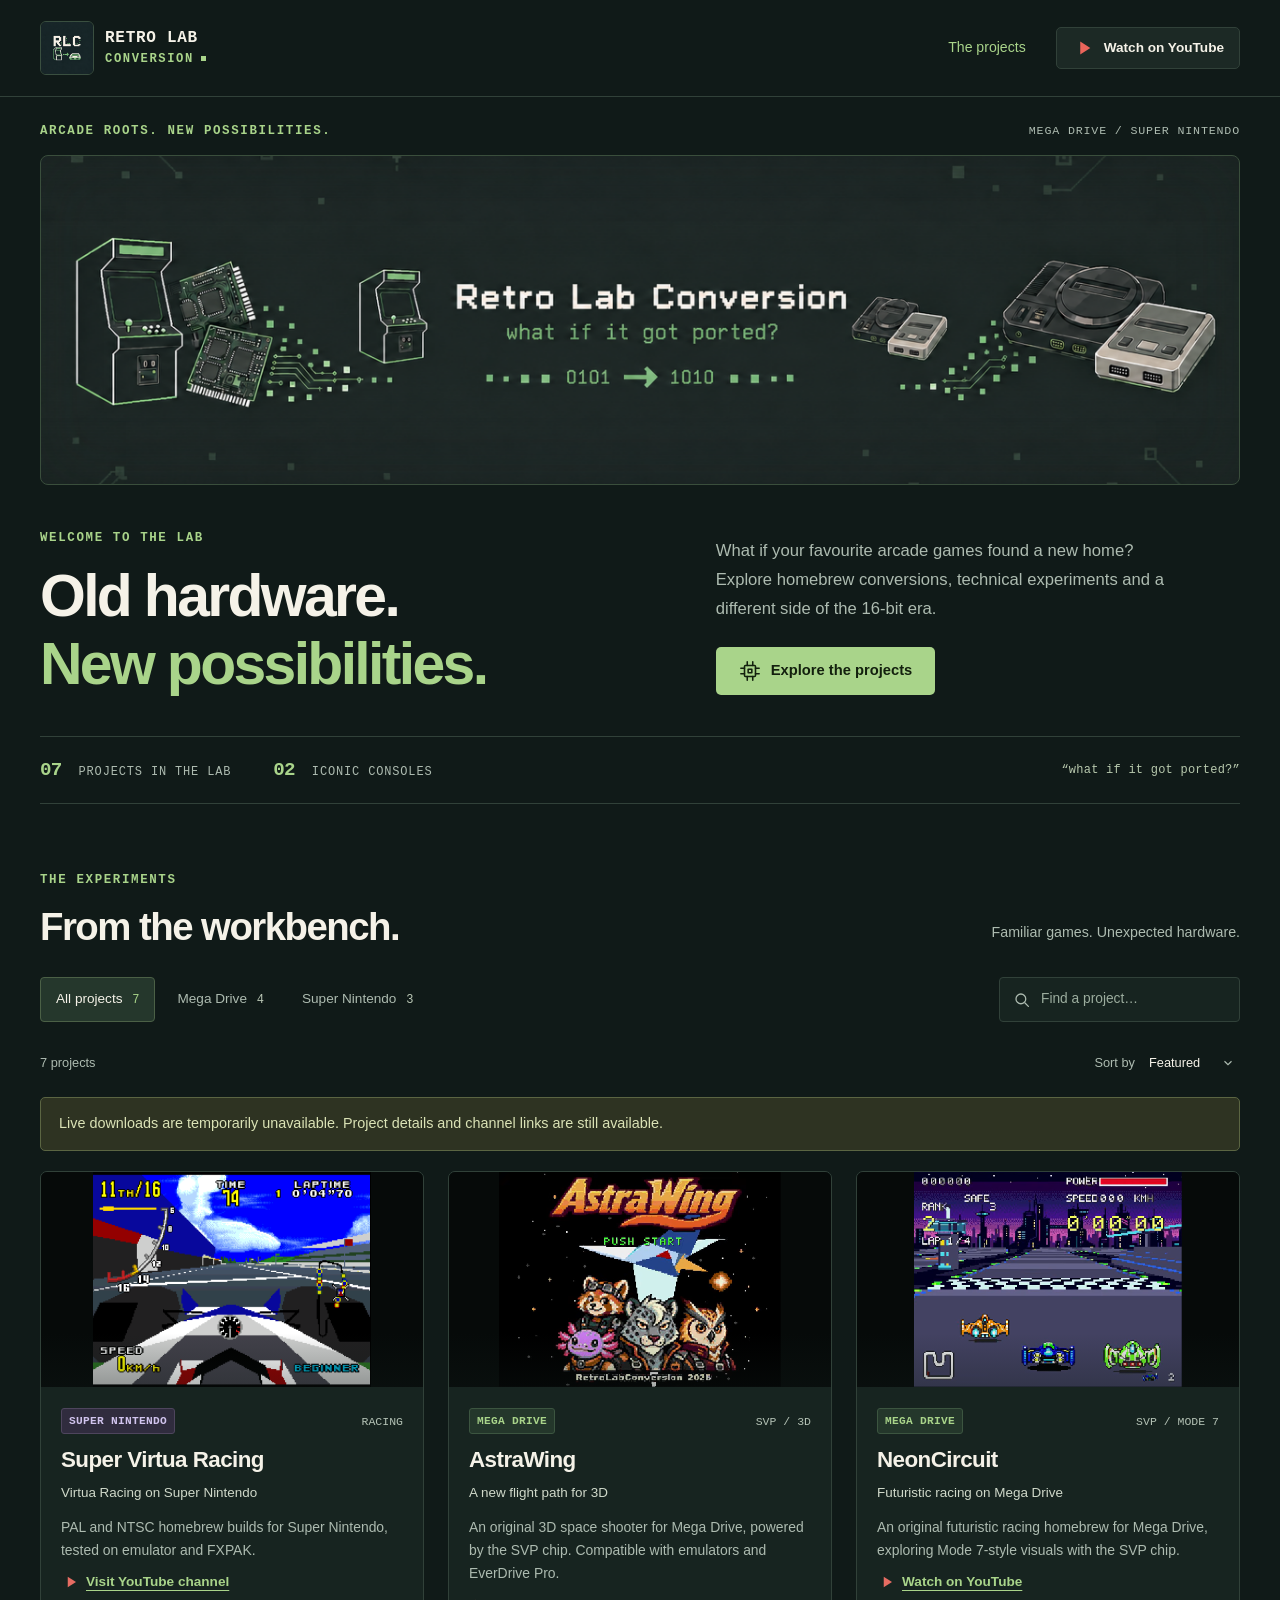
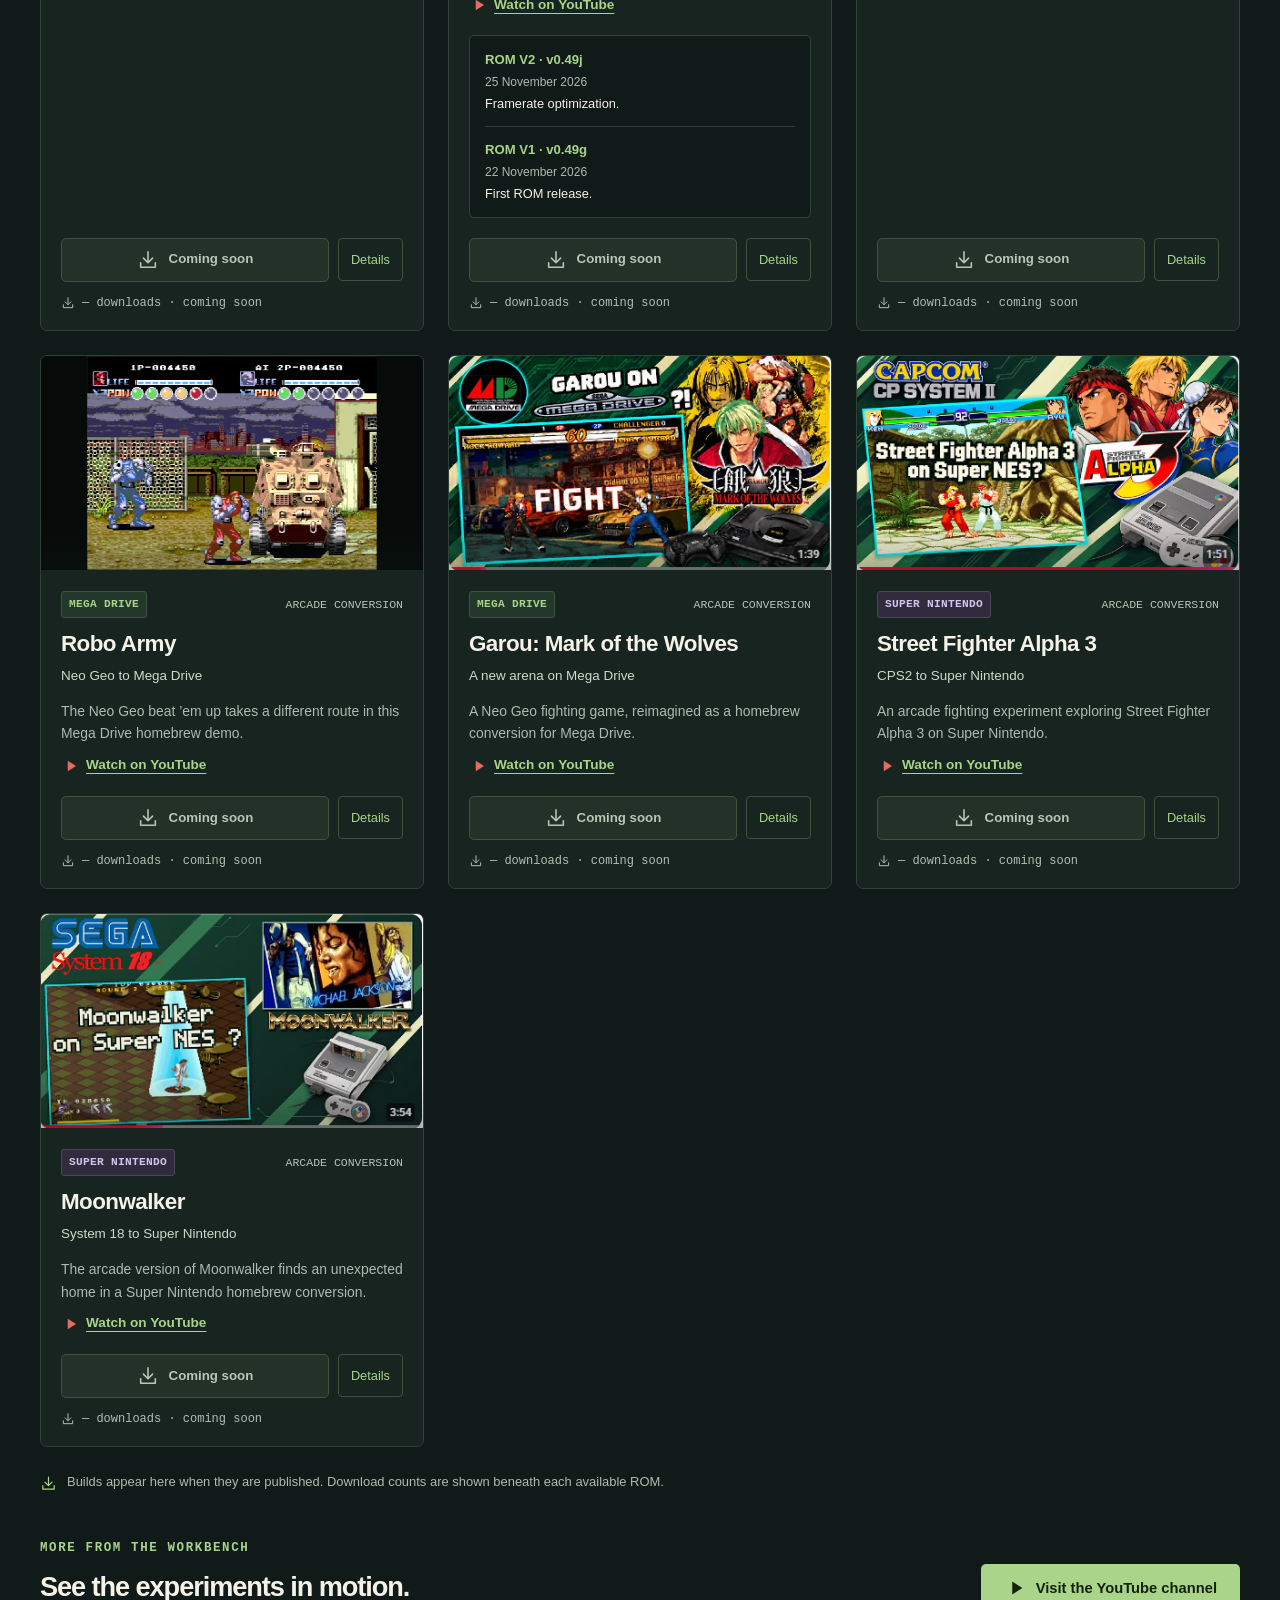
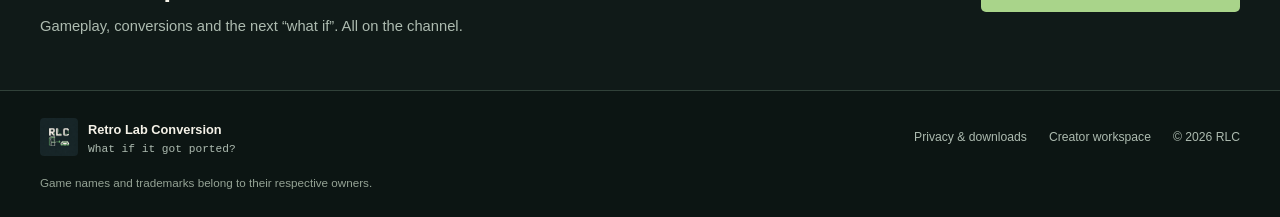
<file: index.html>
<!doctype html>
<html lang="en">
<head>
<meta http-equiv="Content-Security-Policy" content="default-src 'self'; script-src 'self'; style-src 'self'; img-src 'self' data:; connect-src 'self' https://api.github.com; font-src 'self'; object-src 'none'; base-uri 'self'; form-action 'self'; upgrade-insecure-requests">
  <meta charset="utf-8">
  <meta name="viewport" content="width=device-width, initial-scale=1">
  <meta name="theme-color" content="#111d1b">
  <meta name="description" content="What if it got ported? Explore Retro Lab Conversion's homebrew experiments for Mega Drive and Super Nintendo.">
  <meta property="og:title" content="Retro Lab Conversion — What if it got ported?">
  <meta property="og:description" content="Seven retro experiments. Two legendary consoles. Discover the projects and their downloadable builds.">
  <meta property="og:image" content="https://retrolabconversion.github.io/assets/banner.png">
  <meta property="og:type" content="website">
  <title>Retro Lab Conversion — What if it got ported?</title>
  <link rel="icon" href="assets/logo.png" type="image/png">
  <link rel="stylesheet" href="styles.css?v=20261125-astra-v2">
  <script type="module" src="app.js?v=20261125-astra-v2"></script>
</head>
<body>
  <a class="skip-link" href="#projects">Skip to projects</a>
  <svg class="svg-library" xmlns="http://www.w3.org/2000/svg" aria-hidden="true"><defs>
    <symbol id="i-play" viewBox="0 0 24 24"><path d="m9 5 11 7-11 7z" fill="currentColor" stroke="none"/></symbol>
    <symbol id="i-download" viewBox="0 0 24 24"><path d="M12 3v12m-5-5 5 5 5-5M4 15v5h16v-5"/></symbol>
    <symbol id="i-search" viewBox="0 0 24 24"><circle cx="10.5" cy="10.5" r="6.5"/><path d="m16 16 4.5 4.5"/></symbol>
    <symbol id="i-chip" viewBox="0 0 24 24"><rect x="6" y="6" width="12" height="12" rx="1"/><path d="M9 2v4m6-4v4M9 18v4m6-4v4M2 9h4m-4 6h4m12-6h4m-4 6h4M10 10h4v4h-4z"/></symbol>
    <symbol id="i-close" viewBox="0 0 24 24"><path d="m6 6 12 12M6 18 18 6"/></symbol>
    <symbol id="i-menu" viewBox="0 0 24 24"><path d="M4 6h16M4 12h16M4 18h16"/></symbol>
    <symbol id="i-check" viewBox="0 0 24 24"><path d="m5 12 4 4L19 6"/></symbol>
  </defs></svg>

  <header class="site-header">
    <div class="container header-inner">
      <a class="brand" href="./" aria-label="Retro Lab Conversion home"><img src="assets/logo.png" alt="" width="54" height="54"><span>RETRO LAB<span class="brand-second">CONVERSION<span class="brand-square"></span></span></span></a>
      <button class="icon-button menu-toggle" id="menu-toggle" aria-label="Open navigation" aria-expanded="false" aria-controls="navigation"><svg><use href="#i-menu"/></svg></button>
      <nav id="navigation" aria-label="Main navigation">
        <a class="nav-active" href="#projects">The projects</a>
        <a class="button button-small button-youtube" href="https://www.youtube.com/@RetroLabConversion" target="_blank" rel="noopener noreferrer"><svg><use href="#i-play"/></svg> Watch on YouTube</a>
      </nav>
    </div>
  </header>

  <main>
    <section class="hero container" aria-labelledby="hero-title">
      <div class="hero-topline"><span class="eyebrow">ARCADE ROOTS. NEW POSSIBILITIES.</span><span class="mono hero-console">MEGA DRIVE / SUPER NINTENDO</span></div>
      <div class="hero-banner" role="img" aria-label="Retro Lab Conversion: what if it got ported? Arcade machines, circuit boards and retro consoles in phosphor green."></div>
      <div class="hero-copy">
        <div><p class="eyebrow section-kicker">WELCOME TO THE LAB</p><h1 id="hero-title">Old hardware.<br><span>New possibilities.</span></h1></div>
        <div class="hero-intro"><p>What if your favourite arcade games found a new home? Explore homebrew conversions, technical experiments and a different side of the 16-bit era.</p><a class="button button-primary" href="#projects"><svg><use href="#i-chip"/></svg> Explore the projects</a></div>
      </div>
      <div class="lab-strip"><span><strong>07</strong> PROJECTS IN THE LAB</span><span><strong>02</strong> ICONIC CONSOLES</span><span class="strip-quote">“what if it got ported?”</span></div>
    </section>

    <section class="projects-section container" id="projects" aria-labelledby="projects-title">
      <div class="section-heading"><div><p class="eyebrow section-kicker">THE EXPERIMENTS</p><h2 id="projects-title">From the workbench.</h2></div><p class="section-note">Familiar games. Unexpected hardware.</p></div>
      <div class="catalog-toolbar">
        <div class="filter-tabs" role="group" aria-label="Filter by console"><button class="filter active" data-platform="all" aria-pressed="true">All projects <span>7</span></button><button class="filter" data-platform="Mega Drive" aria-pressed="false">Mega Drive <span>4</span></button><button class="filter" data-platform="Super Nintendo" aria-pressed="false">Super Nintendo <span>3</span></button></div>
        <label class="search-field"><svg aria-hidden="true"><use href="#i-search"/></svg><span class="sr-only">Search projects</span><input id="search" type="search" placeholder="Find a project…" autocomplete="off"></label>
      </div>
      <div class="catalog-subline"><p id="results-count" aria-live="polite">7 projects</p><label class="sort-label">Sort by <select id="sort"><option value="featured">Featured</option><option value="name">Name: A–Z</option><option value="downloads">Downloads</option></select></label></div>
      <p class="catalog-notice" id="catalog-notice" role="status" hidden></p>
      <div class="project-grid" id="project-grid" aria-label="Project catalogue"></div>
      <div class="empty-state" id="empty-state" hidden><svg aria-hidden="true"><use href="#i-search"/></svg><h3>No projects found.</h3><p>Try another title or console.</p><button class="button button-secondary" id="reset-filters">Reset filters</button></div>
      <noscript><p class="catalog-notice">Enable JavaScript to browse the seven projects and their download counts. You can still <a href="https://www.youtube.com/@RetroLabConversion">visit the YouTube channel</a>.</p></noscript>
      <p class="download-note"><svg aria-hidden="true"><use href="#i-download"/></svg> Builds appear here when they are published. Download counts are shown beneath each available ROM.</p>
    </section>

    <section class="channel-section container" aria-labelledby="channel-title"><div><p class="eyebrow">MORE FROM THE WORKBENCH</p><h2 id="channel-title">See the experiments in motion.</h2><p>Gameplay, conversions and the next “what if”. All on the channel.</p></div><a class="button button-primary" href="https://www.youtube.com/@RetroLabConversion/videos" target="_blank" rel="noopener noreferrer"><svg><use href="#i-play"/></svg> Visit the YouTube channel</a></section>
  </main>

  <footer class="site-footer"><div class="container footer-inner"><div class="footer-brand"><img src="assets/logo.png" alt="" width="38" height="38"><span>Retro Lab Conversion <span class="footer-tagline">What if it got ported?</span></span></div><div class="footer-links"><button class="text-button" id="privacy-button">Privacy & downloads</button><a href="creator.html">Creator workspace</a><span>© 2026 RLC</span></div></div><div class="container footer-note">Game names and trademarks belong to their respective owners.</div></footer>

  <dialog id="project-dialog" class="project-dialog" aria-labelledby="dialog-title"><div id="dialog-content"></div><button class="icon-button dialog-close" id="dialog-close" aria-label="Close project details"><svg><use href="#i-close"/></svg></button></dialog>
  <dialog id="privacy-dialog" class="info-dialog" aria-labelledby="privacy-title"><button class="icon-button dialog-close" id="privacy-close" aria-label="Close privacy information"><svg><use href="#i-close"/></svg></button><p class="eyebrow">GOOD TO KNOW</p><h2 id="privacy-title">Privacy & downloads</h2><p>This site adds no advertising trackers, analytics or embedded video players. YouTube links open the channel only when you choose to visit.</p><p>Once connected, the catalogue reads public release information from GitHub. Your browser then contacts GitHub, which receives normal connection information such as your IP address. Release information may be cached in this browser tab for five minutes.</p><p>Download counts come from GitHub for each published file. They are not counts of unique people and do not guarantee completed transfers. If a file is replaced, its counter may restart.</p><p>The creator workspace can save an optional local draft in your browser. It never uploads files or stores account credentials.</p><a class="button button-secondary" href="https://docs.github.com/en/site-policy/privacy-policies/github-general-privacy-statement" target="_blank" rel="noopener noreferrer">GitHub privacy policy</a></dialog>
</body>
</html>
</file>
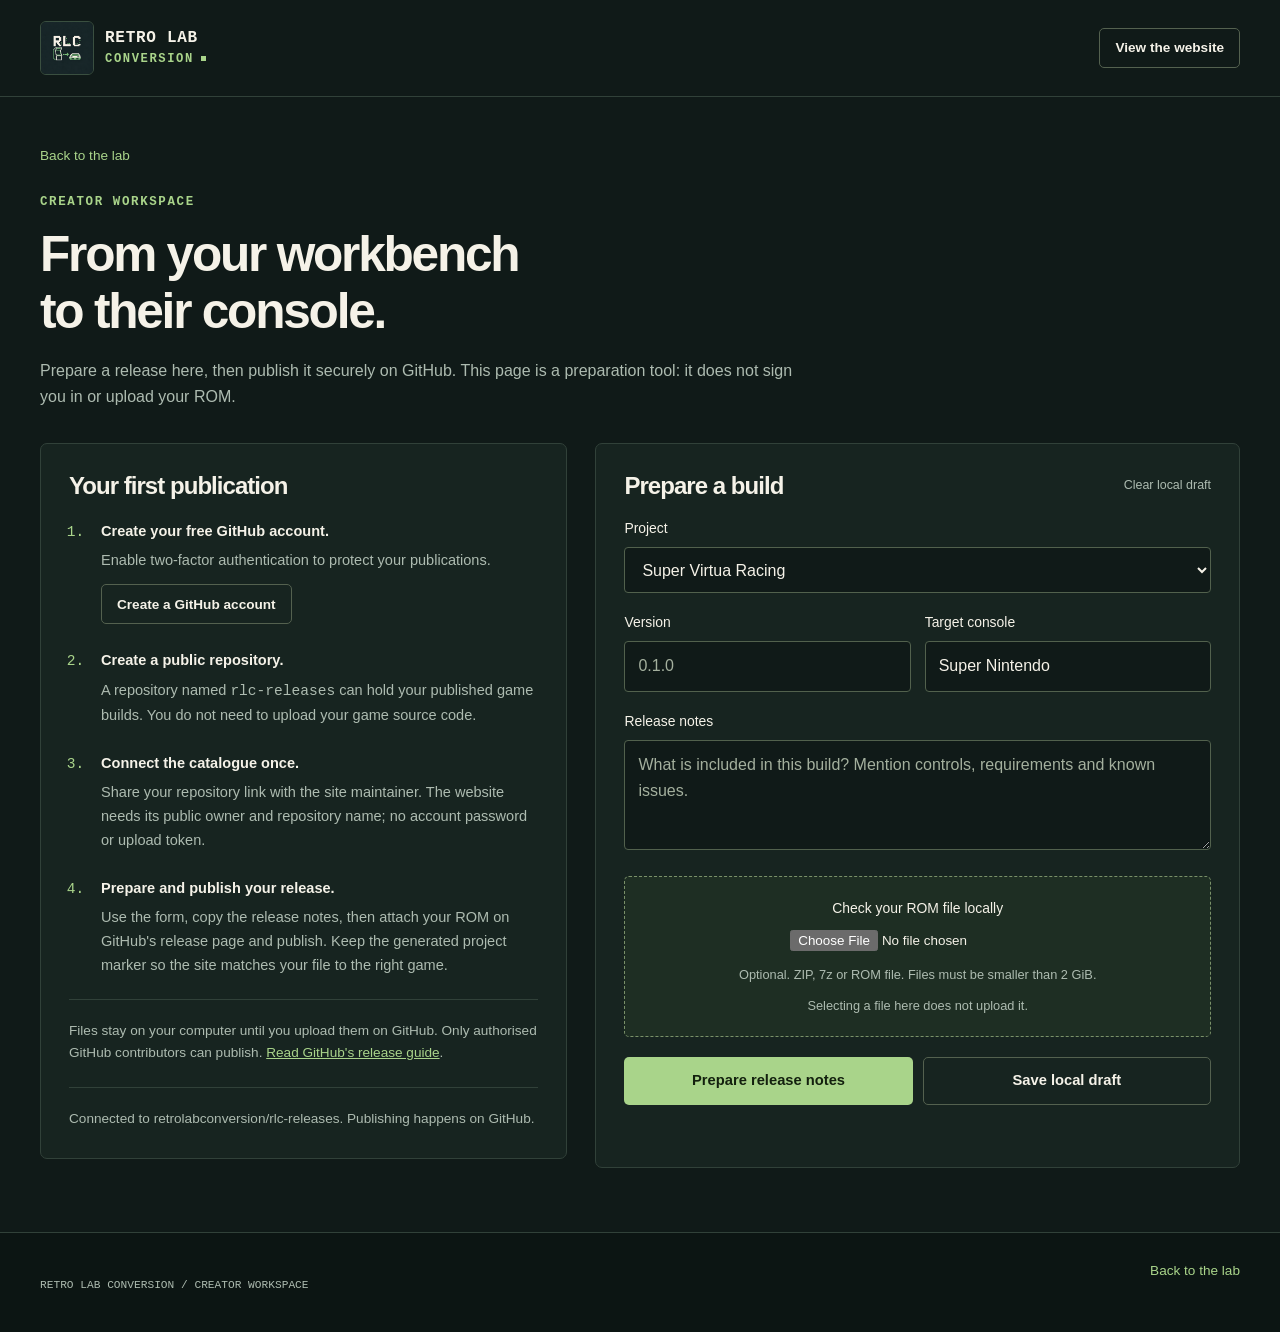
<file: creator.html>
<!doctype html>
<html lang="en"><head>
<meta http-equiv="Content-Security-Policy" content="default-src 'self'; script-src 'self'; style-src 'self'; img-src 'self' data:; connect-src 'self' https://api.github.com; font-src 'self'; object-src 'none'; base-uri 'self'; form-action 'self'; upgrade-insecure-requests"><meta charset="utf-8"><meta name="viewport" content="width=device-width,initial-scale=1"><meta name="theme-color" content="#111d1b"><meta name="robots" content="noindex"><title>Creator workspace — Retro Lab Conversion</title><link rel="icon" href="assets/logo.png"><link rel="stylesheet" href="styles.css?v=20261122-logo4"><script type="module" src="creator.js?v=20261122-availability2"></script></head>
<body><a class="skip-link" href="#publication-form">Skip to publication form</a><header class="site-header"><div class="container header-inner"><a class="brand" href="./"><img src="assets/logo.png" width="54" height="54" alt=""><span>RETRO LAB<span class="brand-second">CONVERSION<span class="brand-square"></span></span></span></a><a class="button button-secondary button-small" href="./">View the website</a></div></header>
<main class="container creator-main"><a class="back-link" href="./">Back to the lab</a><div class="creator-heading"><p class="eyebrow">CREATOR WORKSPACE</p><h1>From your workbench<br>to their console.</h1><p>Prepare a release here, then publish it securely on GitHub. This page is a preparation tool: it does not sign you in or upload your ROM.</p></div>
<div class="creator-layout"><aside class="creator-panel"><h2>Your first publication</h2><ol class="setup-steps"><li><strong>Create your free GitHub account.</strong>Enable two-factor authentication to protect your publications.<br><a class="button button-secondary button-small" href="https://github.com/signup" target="_blank" rel="noopener noreferrer">Create a GitHub account</a></li><li><strong>Create a public repository.</strong>A repository named <code>rlc-releases</code> can hold your published game builds. You do not need to upload your game source code.</li><li><strong>Connect the catalogue once.</strong>Share your repository link with the site maintainer. The website needs its public owner and repository name; no account password or upload token.</li><li><strong>Prepare and publish your release.</strong>Use the form, copy the release notes, then attach your ROM on GitHub's release page and publish. Keep the generated project marker so the site matches your file to the right game.</li></ol><p class="creator-aside-note">Files stay on your computer until you upload them on GitHub. Only authorised GitHub contributors can publish. <a href="https://docs.github.com/en/repositories/releasing-projects-on-github/managing-releases-in-a-repository" target="_blank" rel="noopener noreferrer">Read GitHub's release guide</a>.</p><p class="creator-aside-note" id="connection-state">Checking catalogue connection…</p></aside>
<section class="creator-panel" aria-labelledby="form-title"><div class="creator-tools"><h2 id="form-title">Prepare a build</h2><button class="text-button" id="clear-draft" type="button">Clear local draft</button></div><form id="publication-form"><label class="form-field"><span>Project</span><select id="project" required></select></label><div class="field-pair"><label class="form-field"><span>Version</span><input id="version" maxlength="40" pattern="[a-zA-Z0-9][a-zA-Z0-9._-]*" placeholder="0.1.0" required></label><label class="form-field"><span>Target console</span><input id="platform" readonly tabindex="-1"></label></div><label class="form-field"><span>Release notes</span><textarea id="description" maxlength="5000" placeholder="What is included in this build? Mention controls, requirements and known issues." required></textarea></label><div class="file-field" id="drop-zone"><label for="rom-file" class="field-label">Check your ROM file locally</label><input id="rom-file" type="file" accept=".zip,.7z,.bin,.md,.gen,.sfc,.smc,.rom"><p id="file-status" role="status">Optional. ZIP, 7z or ROM file. Files must be smaller than 2 GiB.</p><p>Selecting a file here does not upload it.</p></div><div class="form-actions"><button class="button button-primary" type="submit">Prepare release notes</button><button class="button button-secondary" type="button" id="save-draft">Save local draft</button></div><p class="draft-status" id="draft-status" role="status"></p></form><div class="publication-preview" id="publication-preview" hidden><h3>Your release notes</h3><pre id="release-body"></pre><button class="button button-secondary" id="copy-notes" type="button">Copy release notes</button><a class="button button-primary" id="publish-link" href="https://github.com/new" target="_blank" rel="noopener noreferrer">Create a repository on GitHub</a><p class="creator-muted" id="publish-instructions">When your repository is connected, this button opens a new release with the title and notes filled in. Attach the ROM there before publishing.</p></div></section></div></main>
<footer class="site-footer"><div class="container footer-inner"><p class="footer-tagline">RETRO LAB CONVERSION / CREATOR WORKSPACE</p><a class="back-link" href="./">Back to the lab</a></div></footer></body></html>
</file>
<file: styles.css>
@charset "UTF-8";
:root{color-scheme:dark;--bg:#101a18;--surface:#172420;--surface-2:#1d2d27;--line:#314139;--muted:#adbbb0;--text:#f5f2e8;--green:#a9d48a;--green-dark:#13200e;--mono:Consolas,"Cascadia Mono","Courier New",monospace;--sans:Inter,"Segoe UI",Arial,sans-serif}
*{box-sizing:border-box}html{scroll-behavior:smooth;scroll-padding-top:100px}body{margin:0;background:var(--bg);color:var(--text);font:1rem/1.65 var(--sans);-webkit-font-smoothing:antialiased}button,input,select,textarea{font:inherit}button,a,input,select,textarea{-webkit-tap-highlight-color:transparent}a{color:inherit;text-decoration:none}button{cursor:pointer}button:disabled{cursor:default}img{max-width:100%;display:block}svg{width:22px;height:22px;fill:none;stroke:currentColor;stroke-width:1.7;stroke-linecap:round;stroke-linejoin:round;flex-shrink:0}button svg,a svg{pointer-events:none}h1,h2,h3,p{margin:0}h1,h2,h3{line-height:1.15}h1{font-size:clamp(2.5rem,4.6vw,4.1rem);font-weight:750;letter-spacing:-.045em}h2{font-size:clamp(1.9rem,3vw,2.65rem);letter-spacing:-.04em;font-weight:700}h3{font-size:1.45rem;letter-spacing:-.025em}:focus-visible{outline:3px solid var(--green);outline-offset:5px}::selection{background:var(--green);color:var(--bg)}[hidden]{display:none!important}.container{width:min(1200px,calc(100% - 72px));margin-inline:auto}.mono,.eyebrow{font-family:var(--mono)}.eyebrow{font-size:.78rem;letter-spacing:.13em;font-weight:700;color:var(--green)}.section-kicker{margin-bottom:14px}.sr-only{position:absolute;width:1px;height:1px;padding:0;overflow:hidden;clip:rect(0,0,0,0);white-space:nowrap;border:0}.skip-link{position:fixed;top:-100px;left:16px;background:var(--green);color:var(--bg);padding:12px 20px;z-index:100}.skip-link:focus{top:16px}.svg-library{position:absolute;width:0;height:0;overflow:hidden}.button{display:inline-flex;align-items:center;justify-content:center;gap:10px;min-height:48px;padding:11px 22px;border:1px solid transparent;border-radius:5px;font-weight:650;font-size:.92rem;line-height:1.4;transition:background .18s,border-color .18s,transform .18s}.button:hover{transform:translateY(-2px)}.button-primary{background:var(--green);color:var(--green-dark)}.button-primary:hover{background:#bee7a1}.button-secondary{background:transparent;border-color:#54614f;color:var(--text)}.button-secondary:hover{background:var(--surface-2);border-color:var(--green)}.button-small{min-height:40px;padding:9px 15px;font-size:.85rem}.button-youtube{border-color:var(--line);background:#1c2925}.button-youtube svg{color:#ea655b}.button-youtube:hover{border-color:#8d5c51}.icon-button{display:inline-flex;align-items:center;justify-content:center;width:44px;height:44px;border:1px solid var(--line);border-radius:5px;background:var(--surface);color:var(--text)}.icon-button:hover{border-color:var(--green)}.text-button{border:0;background:none;padding:0;color:inherit;text-align:left}.text-button:hover,a:not(.button):hover{color:var(--green)}
.site-header{border-bottom:1px solid var(--line);background:rgba(16,26,24,.97)}.header-inner{min-height:96px;display:flex;align-items:center;justify-content:space-between;gap:32px}.brand{display:flex;align-items:center;gap:11px;font:700 1rem/1.2 var(--mono);letter-spacing:.045em}.brand img{border:1px solid #3a4f40;border-radius:6px}.brand-second{display:block;color:var(--green);font-size:.76rem;letter-spacing:.13em;margin-top:4px}.brand-square{display:inline-block;width:5px;height:5px;background:var(--green);margin:0 0 1px 7px}nav{display:flex;align-items:center;gap:30px;font-size:.88rem}nav>.nav-active{color:var(--green)}.menu-toggle{display:none}
.hero{padding-top:24px}.hero-topline{display:flex;align-items:center;justify-content:space-between;gap:20px;margin:0 0 13px}.hero-console{font-size:.73rem;letter-spacing:.07em;color:var(--muted)}.hero-banner{height:clamp(210px,26vw,330px);background:#1c2a25 url('assets/banner.png') center center/cover no-repeat;border:1px solid #3a4e3c;border-radius:8px;position:relative;overflow:hidden}.hero-banner:after{content:"";position:absolute;inset:0;box-shadow:inset 0 0 60px #101a1840;pointer-events:none}.hero-copy{display:grid;grid-template-columns:1fr .88fr;gap:80px;padding:43px 0 38px;align-items:end}h1 span{color:var(--green)}.hero-intro{padding-bottom:3px}.hero-intro p{color:var(--muted);max-width:475px;font-size:1.04rem;line-height:1.75;margin-bottom:23px}.lab-strip{display:flex;align-items:center;gap:42px;padding:19px 0;border-top:1px solid var(--line);border-bottom:1px solid var(--line);font:.75rem/1.5 var(--mono);letter-spacing:.07em;color:var(--muted)}.lab-strip strong{font-size:1.2rem;color:var(--green);margin-right:9px;letter-spacing:-.04em}.strip-quote{margin-left:auto;color:#b7c8ad;letter-spacing:.02em}
.projects-section{padding-top:66px;scroll-margin-top:22px}.section-heading{display:flex;align-items:end;justify-content:space-between;gap:24px;margin-bottom:28px}.section-note{color:var(--muted);font-size:.89rem;padding-bottom:5px}.catalog-toolbar{display:flex;gap:20px;justify-content:space-between;align-items:center}.filter-tabs{display:flex;gap:6px;flex-wrap:wrap}.filter{background:transparent;color:var(--muted);border:1px solid transparent;padding:10px 15px;border-radius:4px;font-size:.85rem;min-height:43px}.filter span{margin-left:6px;font: .75rem var(--mono);color:#bac7b5}.filter.active{color:var(--text);background:#25372c;border-color:#4b6046}.filter.active span{color:var(--green)}.filter:hover{background:var(--surface-2);color:var(--text)}.search-field{display:flex;align-items:center;gap:10px;border:1px solid var(--line);background:var(--surface);padding:0 13px;border-radius:4px;color:var(--muted)}.search-field input{width:185px;padding:10px 0;min-height:43px;background:transparent;border:none;color:var(--text);font-size:.86rem;outline:none}.search-field:focus-within{outline:2px solid var(--green);outline-offset:3px}.search-field svg{width:18px;height:18px}.search-field input::placeholder{color:#9cad9e}.catalog-subline{display:flex;justify-content:space-between;align-items:center;font-size:.8rem;color:var(--muted);margin:22px 0 16px}.sort-label{display:flex;align-items:center;gap:8px}.sort-label select{appearance:none;color:var(--text);border:0;background:transparent url("data:image/svg+xml,%3Csvg xmlns='http://www.w3.org/2000/svg' width='14' height='14' viewBox='0 0 24 24' fill='none' stroke='%23adbbb0' stroke-width='2'%3E%3Cpath d='m6 9 6 6 6-6'/%3E%3C/svg%3E") right 5px center/14px no-repeat;padding:8px 26px 8px 6px;font-size:.8rem;border-radius:3px}.sort-label option{background:var(--surface)}.project-grid{display:grid;grid-template-columns:repeat(3,minmax(0,1fr));gap:24px}.project-card{min-width:0;border:1px solid var(--line);background:var(--surface);border-radius:7px;overflow:hidden;display:flex;flex-direction:column;transition:border-color .18s,transform .18s}.project-card:hover{border-color:#6c855d;transform:translateY(-3px)}.cover-button{border:0;padding:0;display:block;width:100%;background:var(--surface);text-align:left}.project-cover{aspect-ratio:420/236;position:relative;overflow:hidden;background:#25382b}.project-cover img{position:absolute;max-width:none;width:310.714286%;height:auto;pointer-events:none}.crop-0 img{left:-.952381%;top:-1.694915%}.crop-1 img{left:-104.761905%;top:-1.694915%}.crop-2 img{left:-208.571429%;top:-1.694915%}.crop-3 img{left:-.952381%;top:-148.305085%}.crop-4 img{left:-104.761905%;top:-148.305085%}.crop-5 img{left:-208.571429%;top:-148.305085%}.cover-shade{position:absolute;inset:0;background:linear-gradient(transparent 75%,#101a1850)}.project-body{padding:21px 20px 18px;display:flex;flex-direction:column;flex:1}.card-topline{display:flex;align-items:center;justify-content:space-between;gap:8px;margin-bottom:13px}.platform-badge{font:700 .7rem/1.5 var(--mono);letter-spacing:.025em;color:var(--green);background:#24372b;padding:4px 7px;border:1px solid #3c5540;border-radius:3px}.platform-badge.snes{color:#d1c4ee;background:#302c3e;border-color:#4e455d}.project-kind{color:#b4c2b5;font:.72rem var(--mono)}.project-card h3{font-size:1.4rem;line-height:1.2;min-height:1.3em}.project-card h3 button{border:0;padding:0;background:none;color:inherit;font:inherit;letter-spacing:inherit;text-align:left}.project-card h3 button:hover{color:var(--green)}.project-subtitle{font-size:.84rem;color:#d0d9ca;margin-top:5px}.project-description{color:var(--muted);font-size:.87rem;line-height:1.65;margin:12px 0 20px;flex:1}.card-actions{display:flex;align-items:center;gap:9px}.card-actions>.button{flex:1;min-height:43px;padding:10px 8px;font-size:.83rem}.button-unavailable{color:#b9c6b8;background:#233129;border-color:#41513d}.card-details{color:var(--green);font-size:.8rem;border:1px solid #41513d;background:transparent;border-radius:4px;min-height:43px;padding:8px 12px}.card-details:hover{background:#293d2d}.download-counter{margin-top:12px;color:#b2bfb2;display:flex;align-items:center;gap:7px;font:.75rem/1.5 var(--mono)}.download-counter svg{width:14px;height:14px}.download-counter strong{color:var(--green);font-weight:400}.download-note{display:flex;align-items:flex-start;gap:10px;color:var(--muted);font-size:.81rem;margin-top:24px}.download-note svg{width:17px;height:17px;margin-top:4px;color:var(--green)}.catalog-notice{padding:14px 18px;background:#2e3322;border:1px solid #5b6542;border-radius:5px;color:#dbe3b6;font-size:.9rem;margin-bottom:20px}.empty-state{text-align:center;border:1px dashed #56634b;padding:60px 24px;border-radius:6px;background:var(--surface)}.empty-state>svg{width:36px;height:36px;color:var(--green);margin-bottom:15px}.empty-state p{color:var(--muted);margin:12px 0 20px}
.about-section{margin-top:76px;padding:48px 0;border-block:1px solid var(--line);display:grid;grid-template-columns:.85fr 1.15fr;gap:76px;align-items:center}.about-visual{display:flex;flex-direction:column;align-items:center;justify-content:center;position:relative;background:radial-gradient(ellipse,#263d2c 0%,#182622 70%);border:1px solid var(--line);border-radius:7px;padding:20px}.about-visual img{width:min(295px,100%);height:auto;aspect-ratio:1;object-fit:contain;flex:none;mix-blend-mode:screen}.about-visual>span{font-size:.7rem;letter-spacing:.12em;color:var(--muted);padding:12px 0 6px}.about-copy h2{font-size:clamp(1.8rem,3vw,2.55rem);line-height:1.25;margin-bottom:22px}.about-copy h2 span{color:var(--green)}.about-copy>p:not(.eyebrow){color:var(--muted);max-width:520px;margin-top:13px;font-size:.96rem}.about-copy .button{margin-top:24px}.channel-section{display:flex;align-items:center;justify-content:space-between;gap:30px;padding:46px 0 52px}.channel-section h2{font-size:1.7rem;margin:12px 0}.channel-section p:not(.eyebrow){font-size:.92rem;color:var(--muted)}.channel-section>.button{flex-shrink:0}.site-footer{background:#0c1513;border-top:1px solid var(--line);padding:27px 0 24px}.footer-inner{display:flex;justify-content:space-between;align-items:center;gap:24px}.footer-brand{display:flex;align-items:center;gap:10px;font-size:.8rem;font-weight:600}.footer-brand img{border-radius:4px}.footer-tagline{display:block;color:var(--muted);font: .7rem var(--mono);margin-top:3px}.footer-links{display:flex;flex-wrap:wrap;gap:22px;color:var(--muted);font-size:.76rem}.footer-note{color:#95a395;font-size:.73rem;margin-top:17px}
dialog{color:var(--text);background:var(--surface);border:1px solid #5a7150;border-radius:9px;padding:0;width:min(700px,calc(100% - 32px));max-height:calc(100dvh - 48px);overflow-y:auto;box-shadow:0 30px 130px #0008}dialog::backdrop{background:#050d0ce0;backdrop-filter:blur(6px)}body.dialog-open{overflow:hidden}.dialog-close{position:absolute;right:14px;top:14px;background:#101a18f0;z-index:1}.dialog-art{position:relative}.dialog-art .project-cover{aspect-ratio:420/236}.dialog-content-inner{padding:28px 32px 32px}.dialog-content-inner h2{margin:16px 0 10px}.dialog-description{color:var(--muted);margin-bottom:24px}.detail-grid{display:grid;grid-template-columns:repeat(3,1fr);gap:12px;padding:18px 0;border-block:1px solid var(--line);margin-bottom:24px}.detail-grid dt{font:.72rem var(--mono);color:var(--muted);margin-bottom:5px}.detail-grid dd{margin:0;font-size:.9rem;overflow-wrap:anywhere}.dialog-status{background:#223426;border:1px solid #435b3b;padding:16px 18px;border-radius:5px;margin-bottom:22px}.dialog-status p{font-size:.87rem;color:var(--muted);margin-top:5px}.dialog-status strong{font-size:.94rem;color:var(--green)}.asset-list{display:grid;gap:12px;margin-bottom:22px}.asset-row{border:1px solid var(--line);padding:15px;border-radius:5px}.asset-row .button{width:100%;overflow-wrap:anywhere;word-break:break-word}.asset-meta{font:.75rem/1.5 var(--mono);color:var(--muted);margin-top:9px;overflow-wrap:anywhere}.info-dialog{padding:36px}.info-dialog h2{font-size:1.9rem;margin:12px 38px 20px 0}.info-dialog p:not(.eyebrow){margin:16px 0;color:var(--muted);font-size:.94rem}.info-dialog .button{margin-top:8px}
.creator-main{padding:45px 0 64px}.back-link{font-size:.85rem;color:var(--green);display:inline-block;margin-bottom:25px}.creator-heading{max-width:780px;margin-bottom:32px}.creator-heading h1{font-size:clamp(2rem,4.5vw,3.1rem);margin:13px 0 18px}.creator-heading>p:not(.eyebrow){color:var(--muted)}.creator-layout{display:grid;grid-template-columns:.9fr 1.1fr;gap:28px;align-items:start}.creator-panel{border:1px solid var(--line);border-radius:7px;padding:28px;background:var(--surface)}.creator-panel h2{font-size:1.5rem;margin-bottom:20px}.setup-steps{padding-left:24px;margin:0}.setup-steps li{padding:0 0 24px 8px;color:var(--muted);font-size:.91rem}.setup-steps li::marker{font-family:var(--mono);color:var(--green)}.setup-steps strong{display:block;color:var(--text);margin-bottom:5px}.setup-steps .button{margin-top:12px}.setup-steps li:last-child{padding-bottom:0}.creator-aside-note{margin-top:22px;padding-top:20px;border-top:1px solid var(--line);color:var(--muted);font-size:.85rem}.creator-aside-note a{color:var(--green);text-decoration:underline}.form-field{display:block;margin:0 0 18px}.form-field>span,.field-label{display:block;font-size:.87rem;margin-bottom:7px}.form-field input,.form-field textarea,.form-field select{width:100%;border:1px solid #52614d;border-radius:4px;background:#101a18;color:var(--text);padding:11px 13px;min-height:46px}.form-field textarea{min-height:110px;resize:vertical}.form-field input::placeholder,.form-field textarea::placeholder{color:#a4b09e}.field-pair{display:grid;grid-template-columns:1fr 1fr;gap:14px}.file-field{padding:20px;border:1px dashed #7a9169;border-radius:5px;background:#1e2e23;text-align:center;margin-bottom:20px}.file-field input{max-width:100%;font-size:.84rem}.file-field p{font-size:.8rem;color:var(--muted);margin-top:10px}.file-field.dragover{background:#304c30;border-style:solid}.form-actions{display:flex;gap:10px;flex-wrap:wrap}.form-actions .button{flex:1}.draft-status{font-size:.85rem;color:var(--green);margin:14px 0 0;min-height:1.5em}.publication-preview{margin-top:22px;border-top:1px solid var(--line);padding-top:22px}.publication-preview h3{font-size:1.1rem;margin-bottom:10px}.publication-preview pre{white-space:pre-wrap;overflow-wrap:anywhere;background:#0d1713;border:1px solid var(--line);border-radius:4px;padding:16px;font:.8rem/1.65 var(--mono);color:#d2dfc9}.publication-preview .button{width:100%;margin-top:10px}.creator-muted{font-size:.84rem;color:var(--muted);margin-top:15px}.inline-link{color:var(--green);text-decoration:underline}.creator-tools{display:flex;justify-content:space-between;align-items:center;gap:16px;margin-bottom:18px}.creator-tools h2{margin:0}.creator-tools .text-button{font-size:.78rem;color:var(--muted)}
@media(min-width:1600px){.container{width:min(1280px,calc(100% - 100px))}.hero-banner{height:355px}.project-body{padding:24px}}
@media(max-width:1000px){.container{width:calc(100% - 48px)}.hero-copy{gap:40px}.project-grid{gap:16px}.project-body{padding:17px 15px}.card-actions{gap:6px}.card-actions>.button,.card-details{font-size:.76rem}.section-note{display:none}.about-section{gap:35px}.channel-section{align-items:start}.channel-section>.button{margin-top:22px}.catalog-toolbar{gap:10px}.filter{padding-inline:10px}.search-field input{width:150px}.creator-panel{padding:22px}}
@media(max-width:760px){.container{width:calc(100% - 36px)}.header-inner{min-height:80px;gap:20px}.brand img{width:44px;height:44px}.brand{font-size:.91rem}.brand-second{font-size:.69rem}nav{gap:18px;font-size:.8rem}nav>.button{font-size:0;padding:8px 12px;gap:0}nav>.button svg{width:22px}.hero-console{display:none}.hero{padding-top:20px}.hero-banner{height:210px}.hero-copy{gap:25px;padding:32px 0;grid-template-columns:1fr 1fr}.hero-intro p{font-size:.91rem}.hero-intro>.button{font-size:.83rem;padding:10px 15px}h1{font-size:2.55rem}.eyebrow{font-size:.7rem}.lab-strip{gap:20px;font-size:.64rem}.lab-strip strong{font-size:1.05rem;margin-right:5px}.strip-quote{display:none}.projects-section{padding-top:45px}.project-grid{grid-template-columns:repeat(2,minmax(0,1fr));gap:18px}.catalog-toolbar{align-items:stretch;flex-direction:column;gap:14px}.filter-tabs{gap:5px}.filter{padding:9px 13px}.search-field input{width:100%}.search-field{width:100%}.project-body{padding:19px 17px}.project-description{font-size:.86rem}.card-actions>.button,.card-details{font-size:.8rem}.about-section{grid-template-columns:.8fr 1.2fr;gap:25px;margin-top:48px;padding:32px 0}.about-visual{padding:8px}.about-visual>span{font-size:.6rem;letter-spacing:.02em}.about-copy h2{font-size:1.8rem}.about-copy>p:not(.eyebrow){font-size:.88rem}.channel-section{flex-direction:column;gap:8px;padding:32px 0}.channel-section>.button{margin-top:14px}.footer-inner{align-items:start}.footer-links{flex-direction:column;gap:8px}.creator-layout{grid-template-columns:1fr}.creator-panel{padding:24px}.creator-heading{margin-bottom:25px}}
@media(max-width:520px){.container{width:calc(100% - 32px)}.menu-toggle{display:inline-flex}nav{display:none;position:absolute;z-index:10;left:0;right:0;top:80px;background:#17241ffb;border-bottom:1px solid var(--line);padding:22px;flex-direction:column;align-items:stretch;font-size:1rem;gap:22px}nav.open{display:flex}nav>.button{font-size:.9rem;gap:10px}.hero-topline{margin-bottom:10px}.hero-banner{height:180px;background-size:auto 275px;background-position:center}.hero-copy{grid-template-columns:1fr;gap:22px;padding:28px 0}.hero-copy h1{font-size:2.8rem}.hero-intro p{font-size:.96rem;max-width:none;margin-bottom:20px}.hero-intro>.button{width:100%;font-size:.9rem}.lab-strip{justify-content:space-between;gap:12px;padding:16px 0;font-size:.62rem}.lab-strip strong{font-size:1.1rem}.section-heading{margin-bottom:23px}h2{font-size:1.95rem}.filter{padding-inline:10px;font-size:.77rem}.filter span{margin-left:3px;font-size:.7rem}.filter-tabs{justify-content:space-between;gap:2px}.project-grid{grid-template-columns:1fr;gap:23px}.project-body{padding:21px}.project-card h3{font-size:1.5rem}.project-description{font-size:.92rem;margin-bottom:22px}.card-actions>.button,.card-details{font-size:.87rem}.download-counter{font-size:.77rem}.platform-badge{font-size:.73rem}.project-kind{font-size:.75rem}.about-section{grid-template-columns:1fr;gap:30px;padding:32px 0}.about-visual img{width:210px}.about-visual{padding:8px}.about-visual>span{font-size:.7rem}.about-copy h2{font-size:2rem}.about-copy>p:not(.eyebrow){font-size:.96rem}.channel-section h2{font-size:1.7rem}.channel-section>.button{width:100%}.footer-inner{flex-direction:column;gap:23px}.footer-links{flex-direction:row;gap:14px 20px;font-size:.74rem}.dialog-content-inner{padding:23px}.dialog-content-inner h2{font-size:1.8rem}.detail-grid{grid-template-columns:1fr 1fr}.detail-grid>div:last-child{grid-column:1/-1}.info-dialog{padding:28px 23px}.info-dialog h2{font-size:1.7rem}.creator-main{padding-top:28px}.creator-panel{padding:21px}.field-pair{grid-template-columns:1fr;gap:0}.creator-heading h1{font-size:2.3rem}.form-actions{flex-direction:column}}
.project-cover.standalone-cover{background:#060a09}.project-cover.standalone-cover img{inset:0;width:100%;height:100%;object-fit:contain;image-rendering:pixelated}.dialog-art .project-cover.standalone-cover{aspect-ratio:4/3}
.project-card .project-description{flex:0;margin-bottom:10px}.project-video{display:inline-flex;align-items:center;align-self:flex-start;gap:7px;color:var(--green);font-size:.85rem;font-weight:600;line-height:1.5;margin-bottom:20px;text-decoration:underline;text-underline-offset:4px}.project-video svg{width:18px;height:18px;color:#e66c62}.project-video:hover{color:#c5e7af}.card-actions{margin-top:auto}.dialog-content-inner .dialog-description{margin-bottom:10px}
@media(prefers-reduced-motion:reduce){html{scroll-behavior:auto}*,*:before,*:after{transition:none!important;animation:none!important}}
.release-notes{margin:0 0 20px;padding:14px 15px;border:1px solid var(--line);border-radius:5px;background:var(--bg);font-size:.8rem;line-height:1.5}.release-note+ .release-note{margin-top:13px;padding-top:13px;border-top:1px solid var(--line)}.release-note strong{display:block;color:var(--green);font-size:.82rem}.release-note time{display:block;color:var(--muted);font-size:.75rem;margin:3px 0}.release-note p{color:var(--text)}.dialog-content-inner .release-notes{margin-top:20px}
</file>
